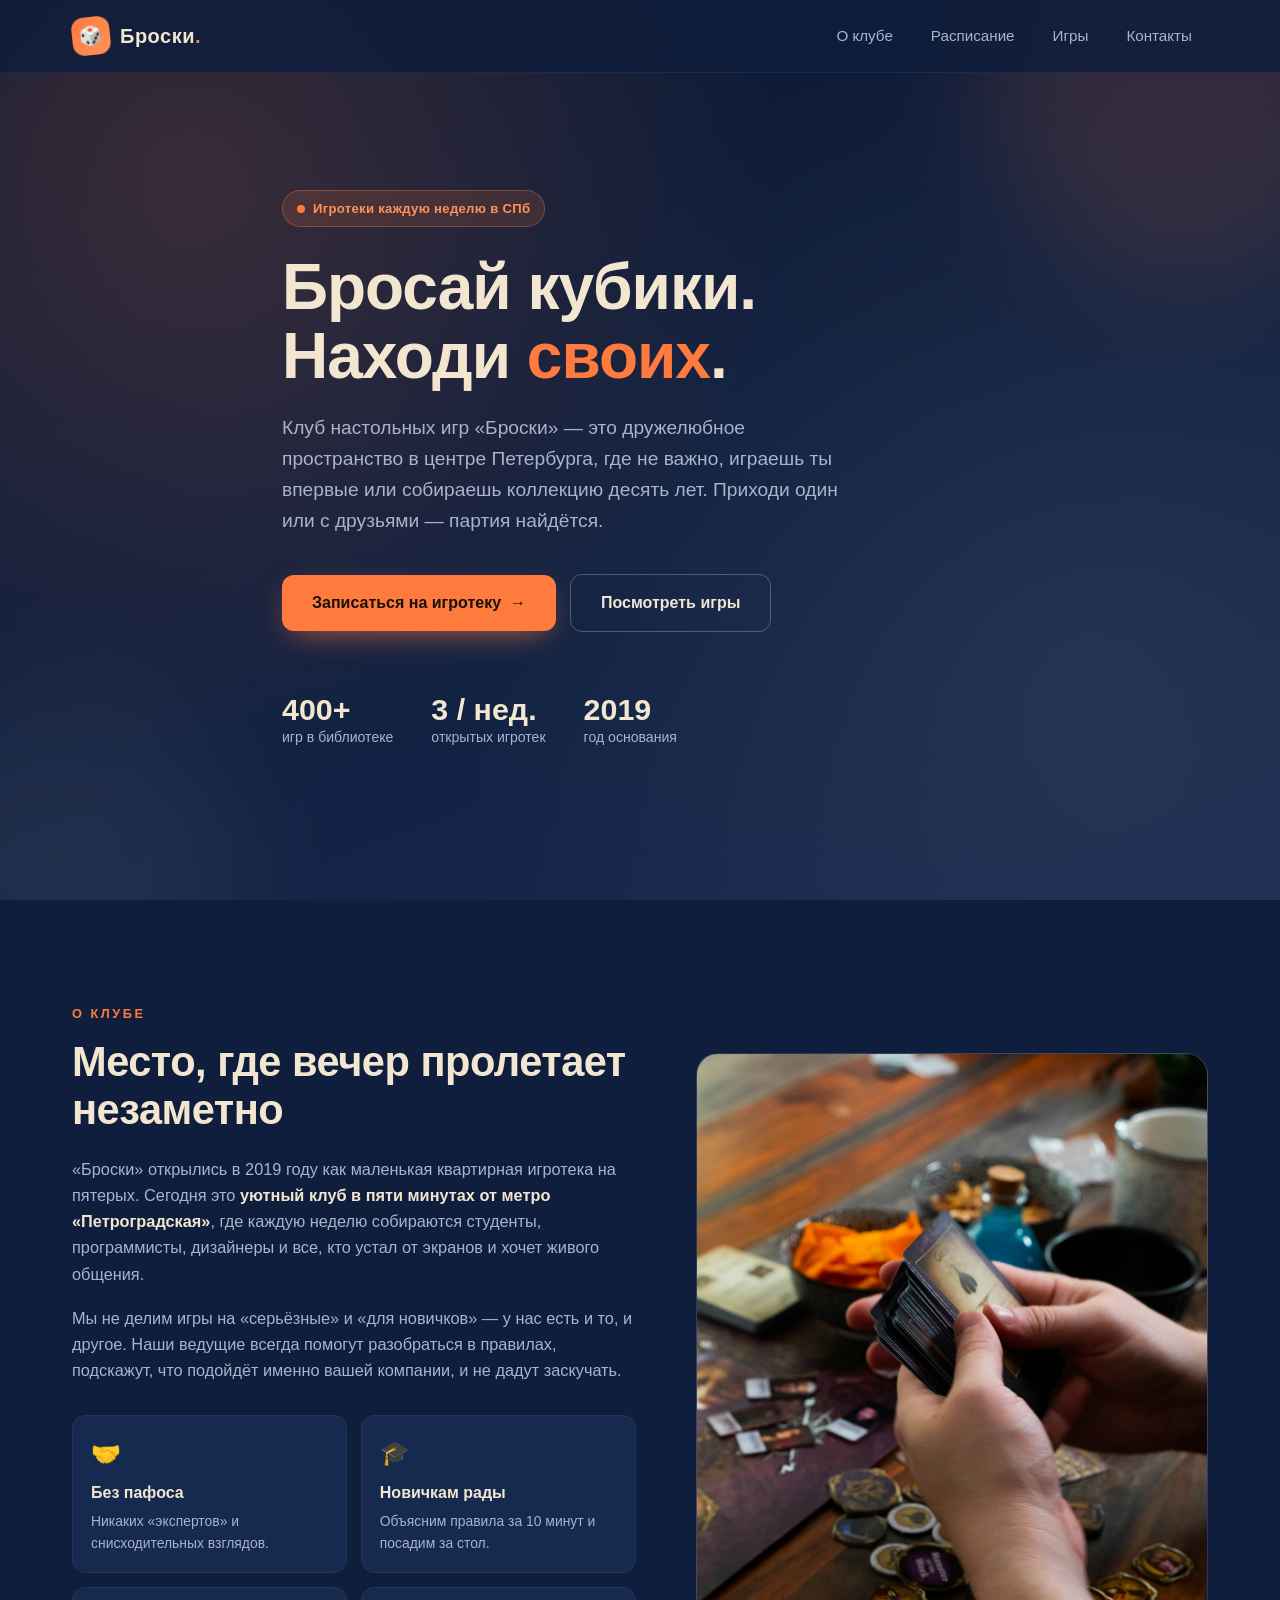
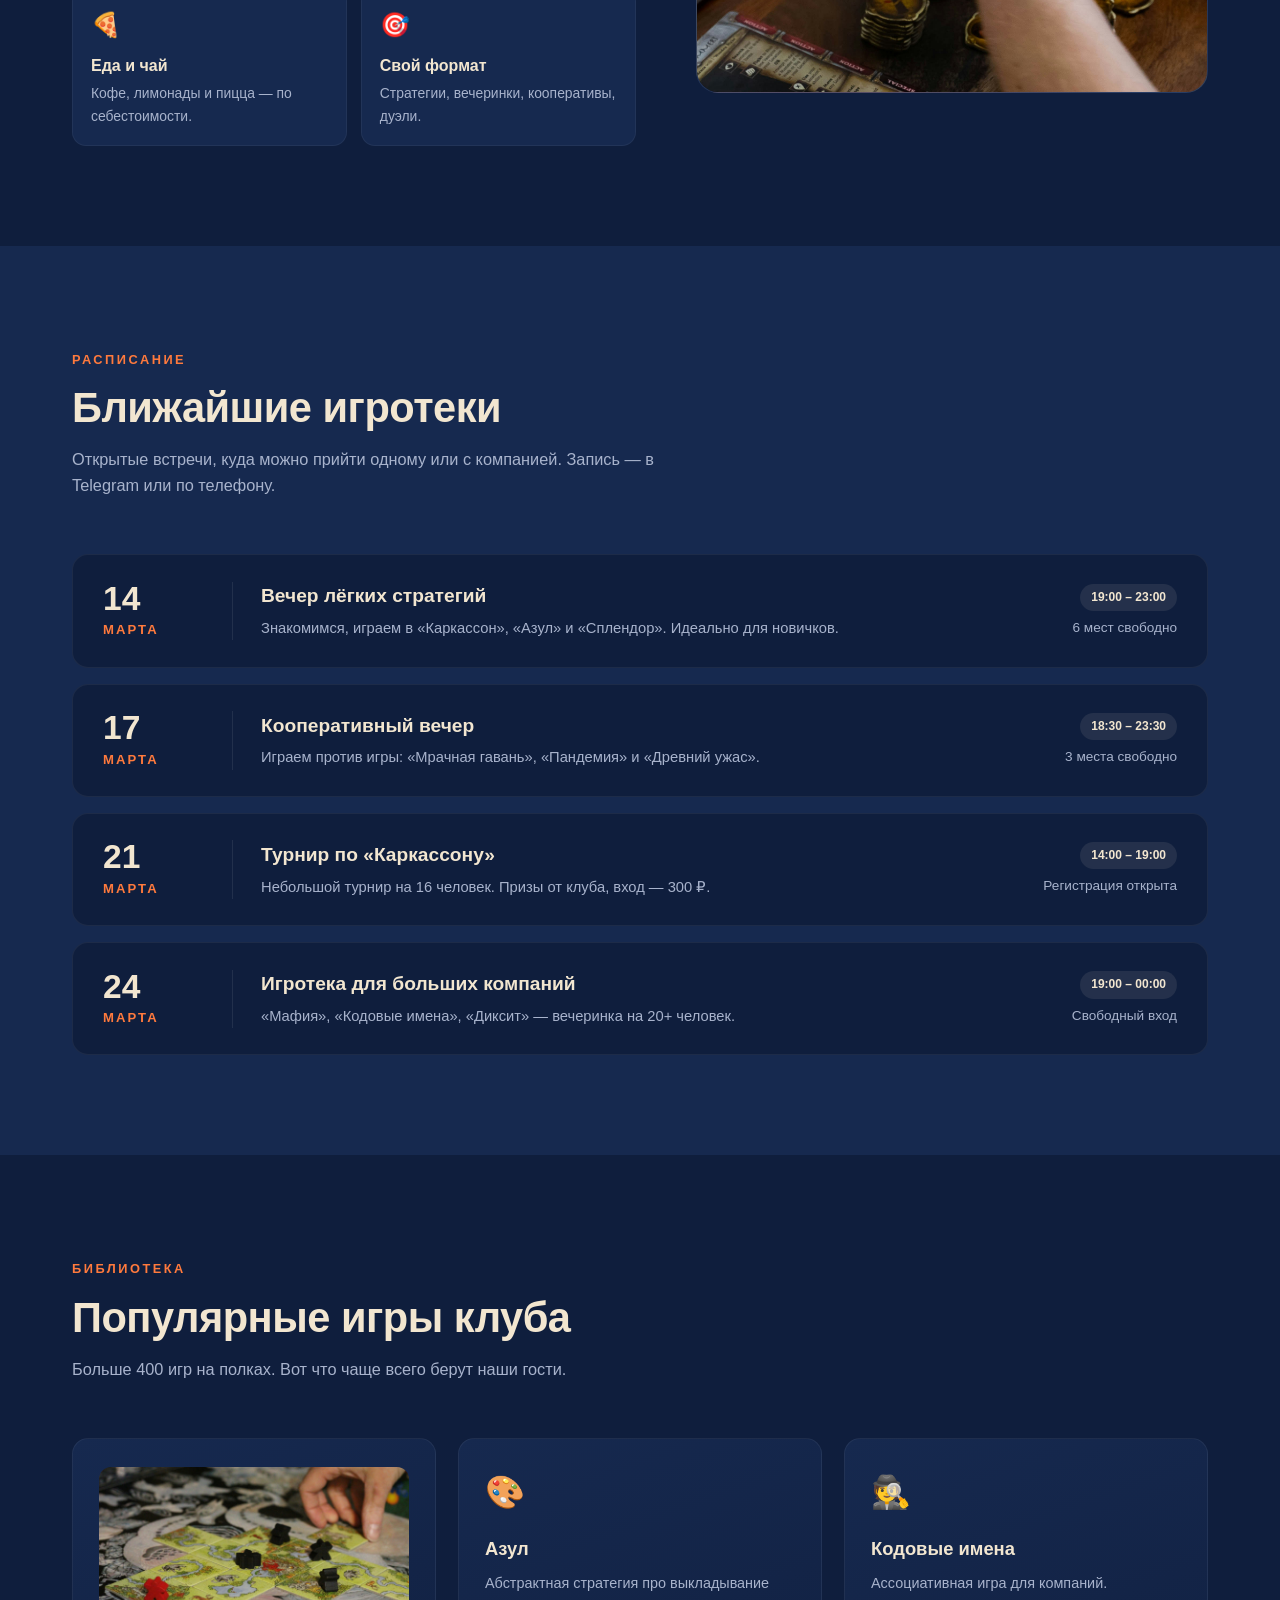
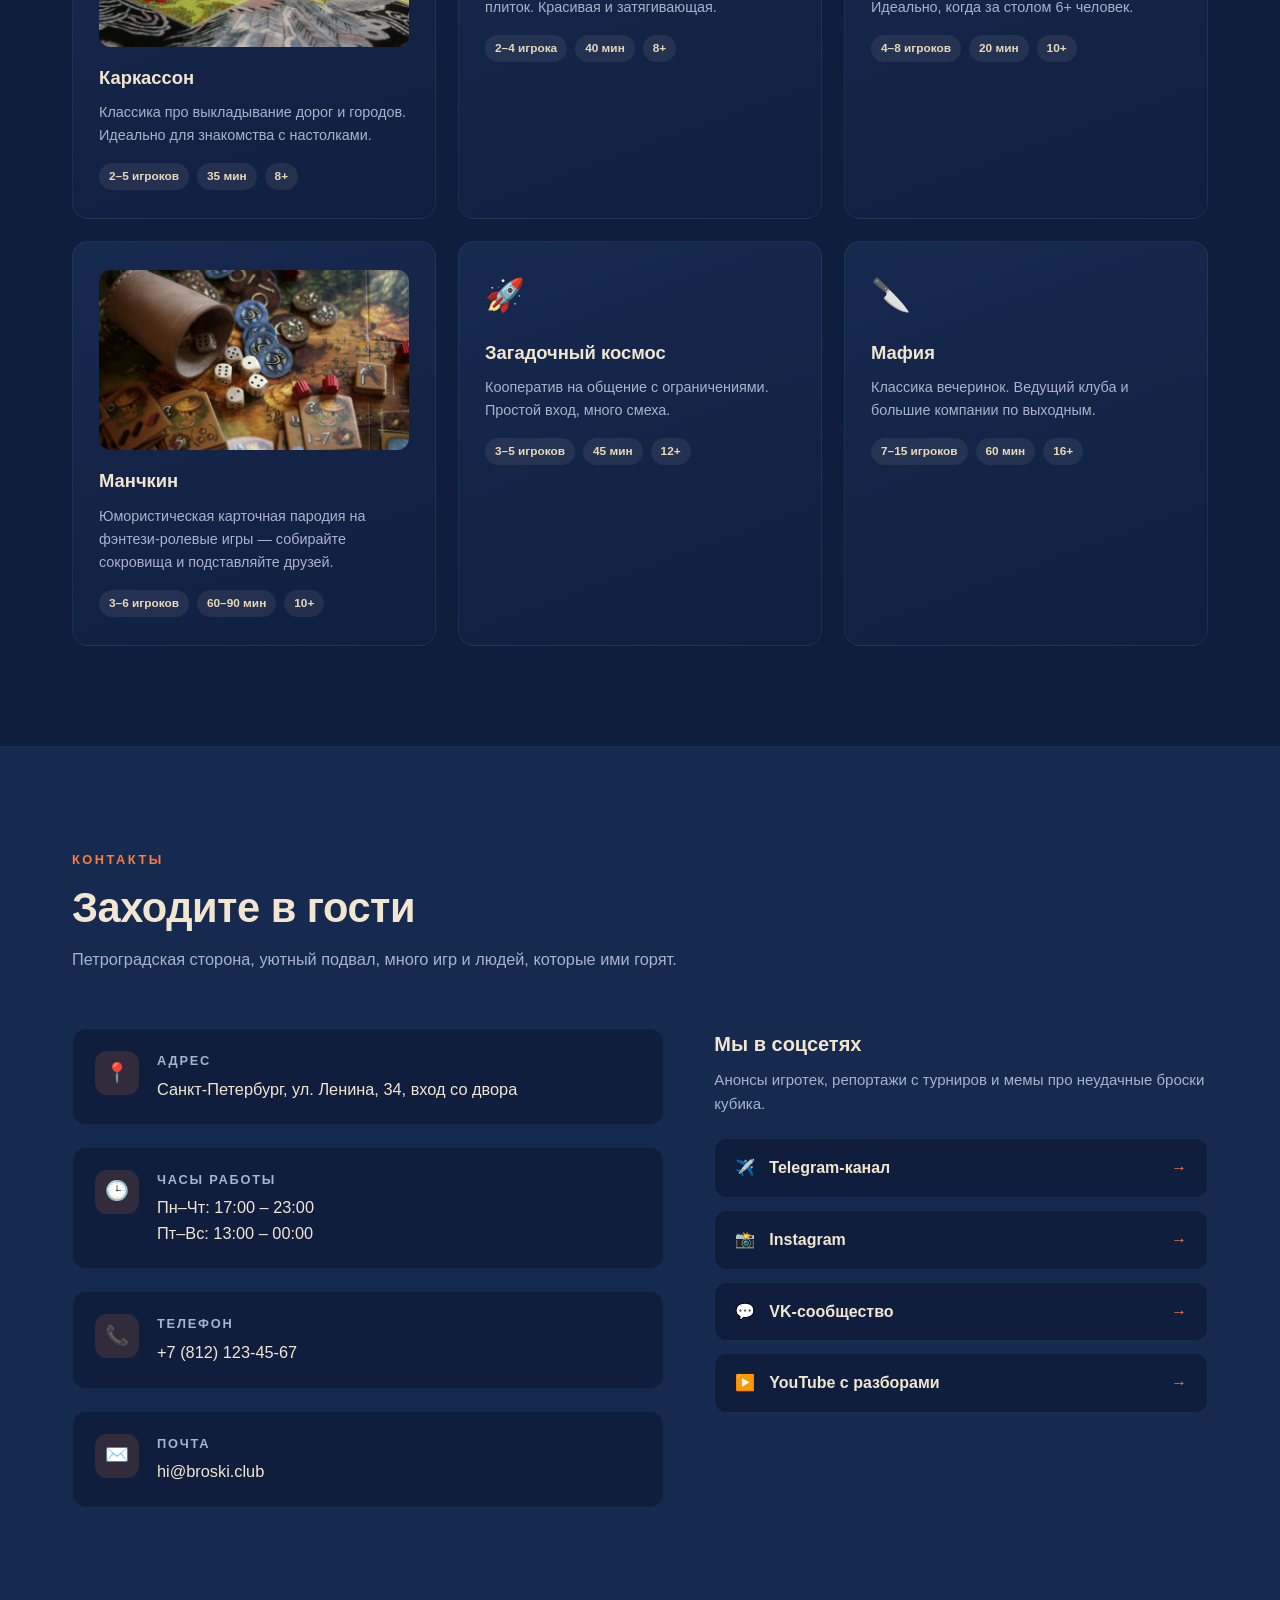
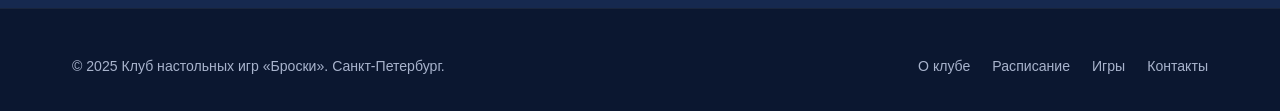
<file: index.html>
<!DOCTYPE html>
<html lang="ru">
<head>
<meta charset="UTF-8">
<meta name="viewport" content="width=device-width, initial-scale=1.0">
<title>Броски — клуб настольных игр в Санкт-Петербурге</title>
<link rel="stylesheet" href="css/style.css">
</head>
<body>

<!-- ============ HEADER ============ -->
<header class="site-header">
  <div class="container nav-wrap">
    <a href="#top" class="logo" aria-label="Броски — на главную">
      <span class="logo-mark" aria-hidden="true">🎲</span>
      <span class="logo-text">Броски<span>.</span></span>
    </a>

    <nav class="main-nav" id="mainNav" aria-label="Основная навигация" aria-hidden="false">
      <ul>
        <li><a href="#about">О клубе</a></li>
        <li><a href="#schedule">Расписание</a></li>
        <li><a href="#games">Игры</a></li>
        <li><a href="#contacts">Контакты</a></li>
      </ul>
    </nav>

    <button class="burger" id="burger" aria-label="Открыть меню" aria-expanded="false" aria-controls="mainNav">
      <span></span><span></span><span></span>
    </button>
  </div>
</header>

<main id="top">

  <!-- ============ HERO ============ -->
  <section class="hero">
    <div class="container hero-inner">
      <span class="badge">
        <span class="dot" aria-hidden="true"></span>
        Игротеки каждую неделю в СПб
      </span>

      <h1>Бросай кубики. <br>Находи <span class="accent">своих</span>.</h1>

      <p class="lead">
        Клуб настольных игр «Броски» — это дружелюбное пространство в центре Петербурга,
        где не важно, играешь ты впервые или собираешь коллекцию десять лет.
        Приходи один или с друзьями — партия найдётся.
      </p>

      <div class="hero-actions">
        <a href="#schedule" class="btn btn-primary">
          Записаться на игротеку
          <span aria-hidden="true">→</span>
        </a>
        <a href="#games" class="btn btn-ghost">Посмотреть игры</a>
      </div>

      <div class="hero-stats">
        <div class="stat">
          <b>400+</b>
          <span>игр в библиотеке</span>
        </div>
        <div class="stat">
          <b>3 / нед.</b>
          <span>открытых игротек</span>
        </div>
        <div class="stat">
          <b>2019</b>
          <span>год основания</span>
        </div>
      </div>
    </div>
  </section>

  <!-- ============ О КЛУБЕ ============ -->
  <section class="about" id="about">
    <div class="container">
      <div class="about-grid">
        <div class="about-text">
          <div class="section-head section-head--tight">
            <span class="section-tag">О клубе</span>
            <h2>Место, где вечер пролетает незаметно</h2>
          </div>

          <p>
            «Броски» открылись в 2019 году как маленькая квартирная игротека на пятерых.
            Сегодня это <strong>уютный клуб в пяти минутах от метро «Петроградская»</strong>,
            где каждую неделю собираются студенты, программисты, дизайнеры и все, кто
            устал от экранов и хочет живого общения.
          </p>
          <p>
            Мы не делим игры на «серьёзные» и «для новичков» — у нас есть и то, и другое.
            Наши ведущие всегда помогут разобраться в правилах, подскажут, что подойдёт
            именно вашей компании, и не дадут заскучать.
          </p>

          <div class="values">
            <div class="value">
              <div class="emoji" aria-hidden="true">🤝</div>
              <h3>Без пафоса</h3>
              <p>Никаких «экспертов» и снисходительных взглядов.</p>
            </div>
            <div class="value">
              <div class="emoji" aria-hidden="true">🎓</div>
              <h3>Новичкам рады</h3>
              <p>Объясним правила за 10 минут и посадим за стол.</p>
            </div>
            <div class="value">
              <div class="emoji" aria-hidden="true">🍕</div>
              <h3>Еда и чай</h3>
              <p>Кофе, лимонады и пицца — по себестоимости.</p>
            </div>
            <div class="value">
              <div class="emoji" aria-hidden="true">🎯</div>
              <h3>Свой формат</h3>
              <p>Стратегии, вечеринки, кооперативы, дуэли.</p>
            </div>
          </div>
        </div>

        <div class="about-visual" aria-hidden="true">
          <img src="pictures/1.jpg" class="about-img" alt="Клуб «Броски» в Санкт-Петербурге">
        </div>
      </div>
    </div>
  </section>

  <!-- ============ РАСПИСАНИЕ ============ -->
  <section class="schedule" id="schedule">
    <div class="container">
      <div class="section-head">
        <span class="section-tag">Расписание</span>
        <h2>Ближайшие игротеки</h2>
        <p>Открытые встречи, куда можно прийти одному или с компанией. Запись — в Telegram или по телефону.</p>
      </div>

      <div class="schedule-list">
        <article class="event">
          <div class="event-date">
            <div class="day">14</div>
            <div class="month">Марта</div>
          </div>
          <div class="event-info">
            <h3>Вечер лёгких стратегий</h3>
            <p>Знакомимся, играем в «Каркассон», «Азул» и «Сплендор». Идеально для новичков.</p>
          </div>
          <div class="event-meta">
            <span class="tag">19:00 – 23:00</span>
            <span>6 мест свободно</span>
          </div>
        </article>

        <article class="event">
          <div class="event-date">
            <div class="day">17</div>
            <div class="month">Марта</div>
          </div>
          <div class="event-info">
            <h3>Кооперативный вечер</h3>
            <p>Играем против игры: «Мрачная гавань», «Пандемия» и «Древний ужас».</p>
          </div>
          <div class="event-meta">
            <span class="tag">18:30 – 23:30</span>
            <span>3 места свободно</span>
          </div>
        </article>

        <article class="event">
          <div class="event-date">
            <div class="day">21</div>
            <div class="month">Марта</div>
          </div>
          <div class="event-info">
            <h3>Турнир по «Каркассону»</h3>
            <p>Небольшой турнир на 16 человек. Призы от клуба, вход — 300 ₽.</p>
          </div>
          <div class="event-meta">
            <span class="tag">14:00 – 19:00</span>
            <span>Регистрация открыта</span>
          </div>
        </article>

        <article class="event">
          <div class="event-date">
            <div class="day">24</div>
            <div class="month">Марта</div>
          </div>
          <div class="event-info">
            <h3>Игротека для больших компаний</h3>
            <p>«Мафия», «Кодовые имена», «Диксит» — вечеринка на 20+ человек.</p>
          </div>
          <div class="event-meta">
            <span class="tag">19:00 – 00:00</span>
            <span>Свободный вход</span>
          </div>
        </article>
      </div>
    </div>
  </section>

  <!-- ============ ИГРЫ ============ -->
  <section class="games" id="games">
    <div class="container">
      <div class="section-head">
        <span class="section-tag">Библиотека</span>
        <h2>Популярные игры клуба</h2>
        <p>Больше 400 игр на полках. Вот что чаще всего берут наши гости.</p>
      </div>

      <div class="games-grid">
        <article class="game-card">
          <img src="pictures/2.jpg" class="game-cover" alt="Каркассон">
          <h3>Каркассон</h3>
          <p>Классика про выкладывание дорог и городов. Идеально для знакомства с настолками.</p>
          <div class="meta"><span>2–5 игроков</span><span>35 мин</span><span>8+</span></div>
        </article>

        <article class="game-card">
          <span class="game-icon" aria-hidden="true">🎨</span>
          <h3>Азул</h3>
          <p>Абстрактная стратегия про выкладывание плиток. Красивая и затягивающая.</p>
          <div class="meta"><span>2–4 игрока</span><span>40 мин</span><span>8+</span></div>
        </article>

        <article class="game-card">
          <span class="game-icon" aria-hidden="true">🕵️</span>
          <h3>Кодовые имена</h3>
          <p>Ассоциативная игра для компаний. Идеально, когда за столом 6+ человек.</p>
          <div class="meta"><span>4–8 игроков</span><span>20 мин</span><span>10+</span></div>
        </article>

        <article class="game-card">
          <img src="pictures/3.jpg" class="game-cover" alt="Манчкин">
          <h3>Манчкин</h3>
          <p>Юмористическая карточная пародия на фэнтези-ролевые игры — собирайте сокровища и подставляйте друзей.</p>
          <div class="meta"><span>3–6 игроков</span><span>60–90 мин</span><span>10+</span></div>
        </article>

        <article class="game-card">
          <span class="game-icon" aria-hidden="true">🚀</span>
          <h3>Загадочный космос</h3>
          <p>Кооператив на общение с ограничениями. Простой вход, много смеха.</p>
          <div class="meta"><span>3–5 игроков</span><span>45 мин</span><span>12+</span></div>
        </article>

        <article class="game-card">
          <span class="game-icon" aria-hidden="true">🔪</span>
          <h3>Мафия</h3>
          <p>Классика вечеринок. Ведущий клуба и большие компании по выходным.</p>
          <div class="meta"><span>7–15 игроков</span><span>60 мин</span><span>16+</span></div>
        </article>
      </div>
    </div>
  </section>

  <!-- ============ КОНТАКТЫ ============ -->
  <section class="contacts" id="contacts">
    <div class="container">
      <div class="section-head">
        <span class="section-tag">Контакты</span>
        <h2>Заходите в гости</h2>
        <p>Петроградская сторона, уютный подвал, много игр и людей, которые ими горят.</p>
      </div>

      <div class="contacts-grid">
        <div class="contact-list">
          <div class="contact-item">
            <div class="contact-icon" aria-hidden="true">📍</div>
            <div>
              <h3>Адрес</h3>
              <p>Санкт-Петербург, ул. Ленина, 34, вход со двора</p>
            </div>
          </div>

          <div class="contact-item">
            <div class="contact-icon" aria-hidden="true">🕒</div>
            <div>
              <h3>Часы работы</h3>
              <p>Пн–Чт: 17:00 – 23:00<br>Пт–Вс: 13:00 – 00:00</p>
            </div>
          </div>

          <div class="contact-item">
            <div class="contact-icon" aria-hidden="true">📞</div>
            <div>
              <h3>Телефон</h3>
              <a href="tel:+78121234567">+7 (812) 123-45-67</a>
            </div>
          </div>

          <div class="contact-item">
            <div class="contact-icon" aria-hidden="true">✉️</div>
            <div>
              <h3>Почта</h3>
              <a href="mailto:hi@broski.club">hi@broski.club</a>
            </div>
          </div>
        </div>

        <div class="socials">
          <h3>Мы в соцсетях</h3>
          <p>Анонсы игротек, репортажи с турниров и мемы про неудачные броски кубика.</p>

          <div class="social-links">
            <a href="#" class="social-link">
              <span aria-hidden="true">✈️</span> Telegram-канал
              <span class="arrow" aria-hidden="true">→</span>
            </a>
            <a href="#" class="social-link">
              <span aria-hidden="true">📸</span> Instagram
              <span class="arrow" aria-hidden="true">→</span>
            </a>
            <a href="#" class="social-link">
              <span aria-hidden="true">💬</span> VK-сообщество
              <span class="arrow" aria-hidden="true">→</span>
            </a>
            <a href="#" class="social-link">
              <span aria-hidden="true">▶️</span> YouTube с разборами
              <span class="arrow" aria-hidden="true">→</span>
            </a>
          </div>
        </div>
      </div>
    </div>
  </section>

</main>

<!-- ============ FOOTER ============ -->
<footer class="site-footer">
  <div class="container footer-inner">
    <p>© 2025 Клуб настольных игр «Броски». Санкт-Петербург.</p>
    <nav class="footer-links" aria-label="Подвал">
      <a href="#about">О клубе</a>
      <a href="#schedule">Расписание</a>
      <a href="#games">Игры</a>
      <a href="#contacts">Контакты</a>
    </nav>
  </div>
</footer>

<script src="js/main.js" defer></script>

</body>
</html>
</file>
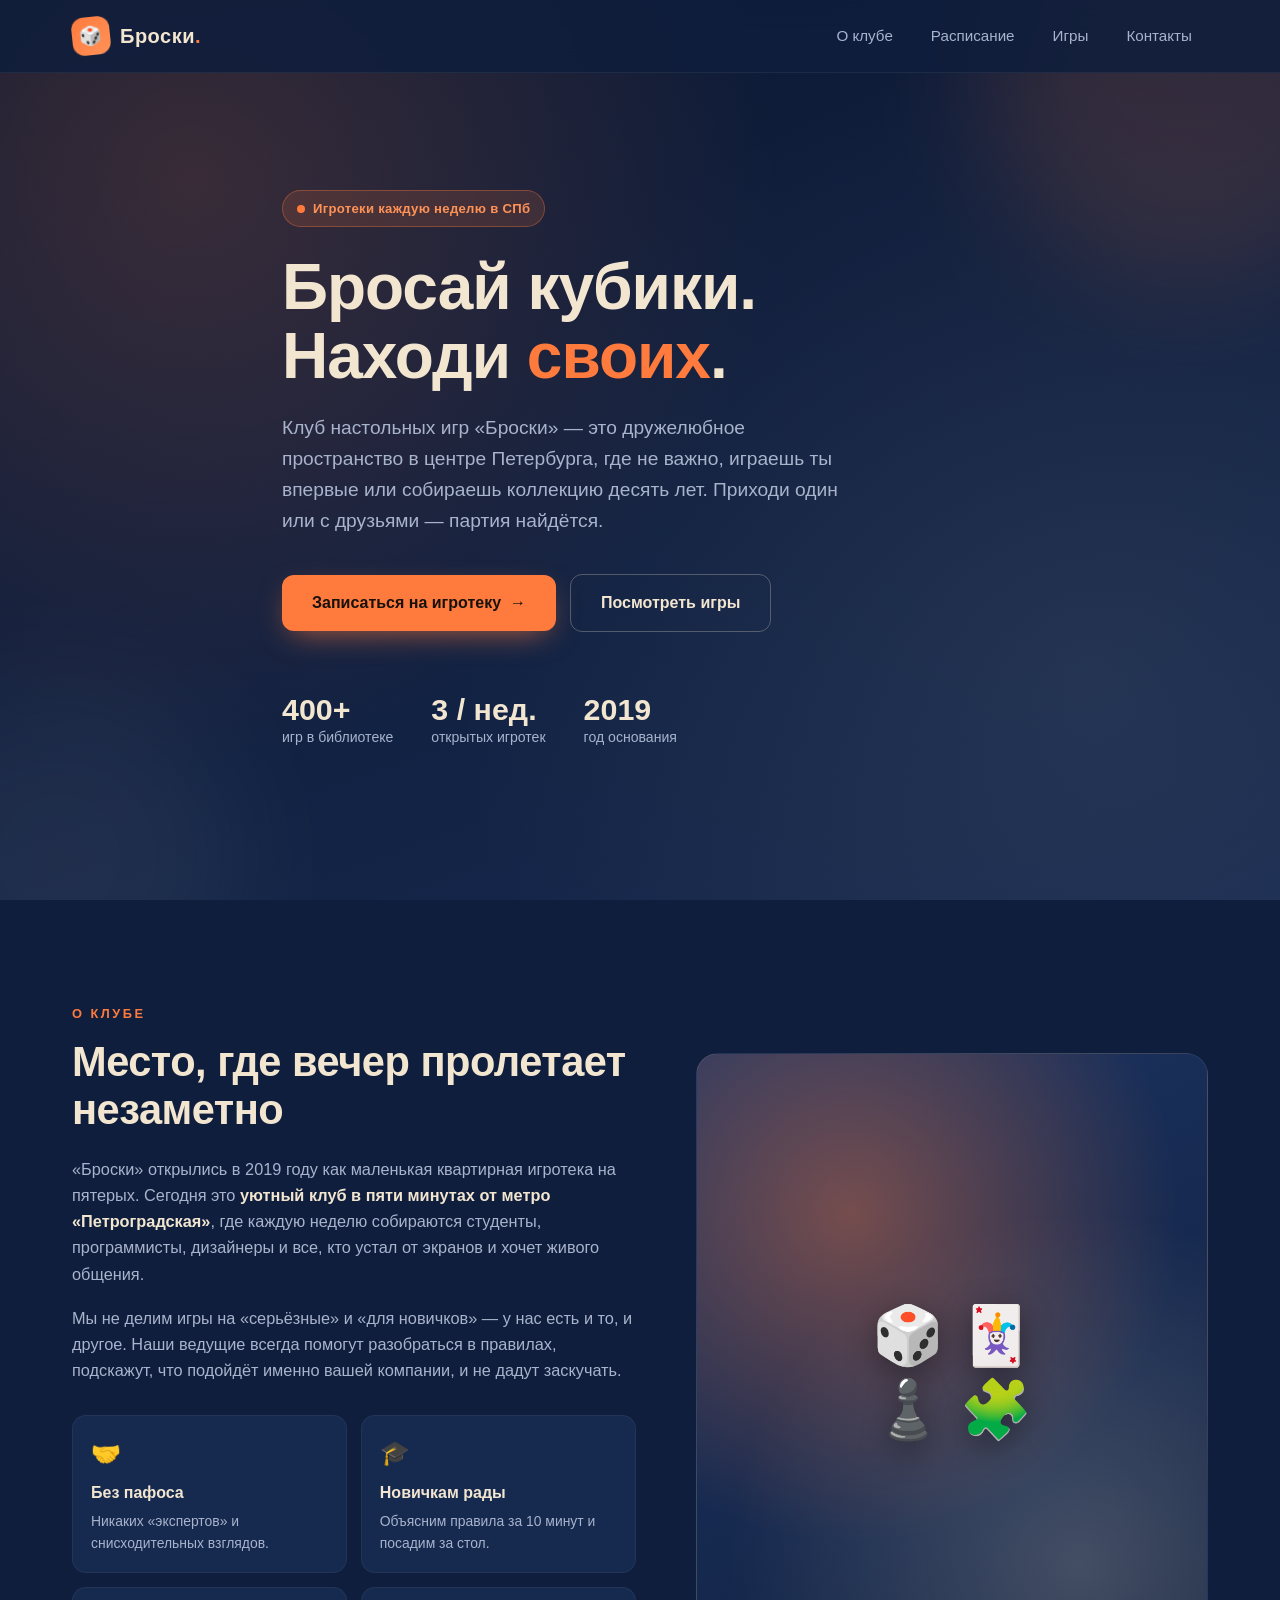
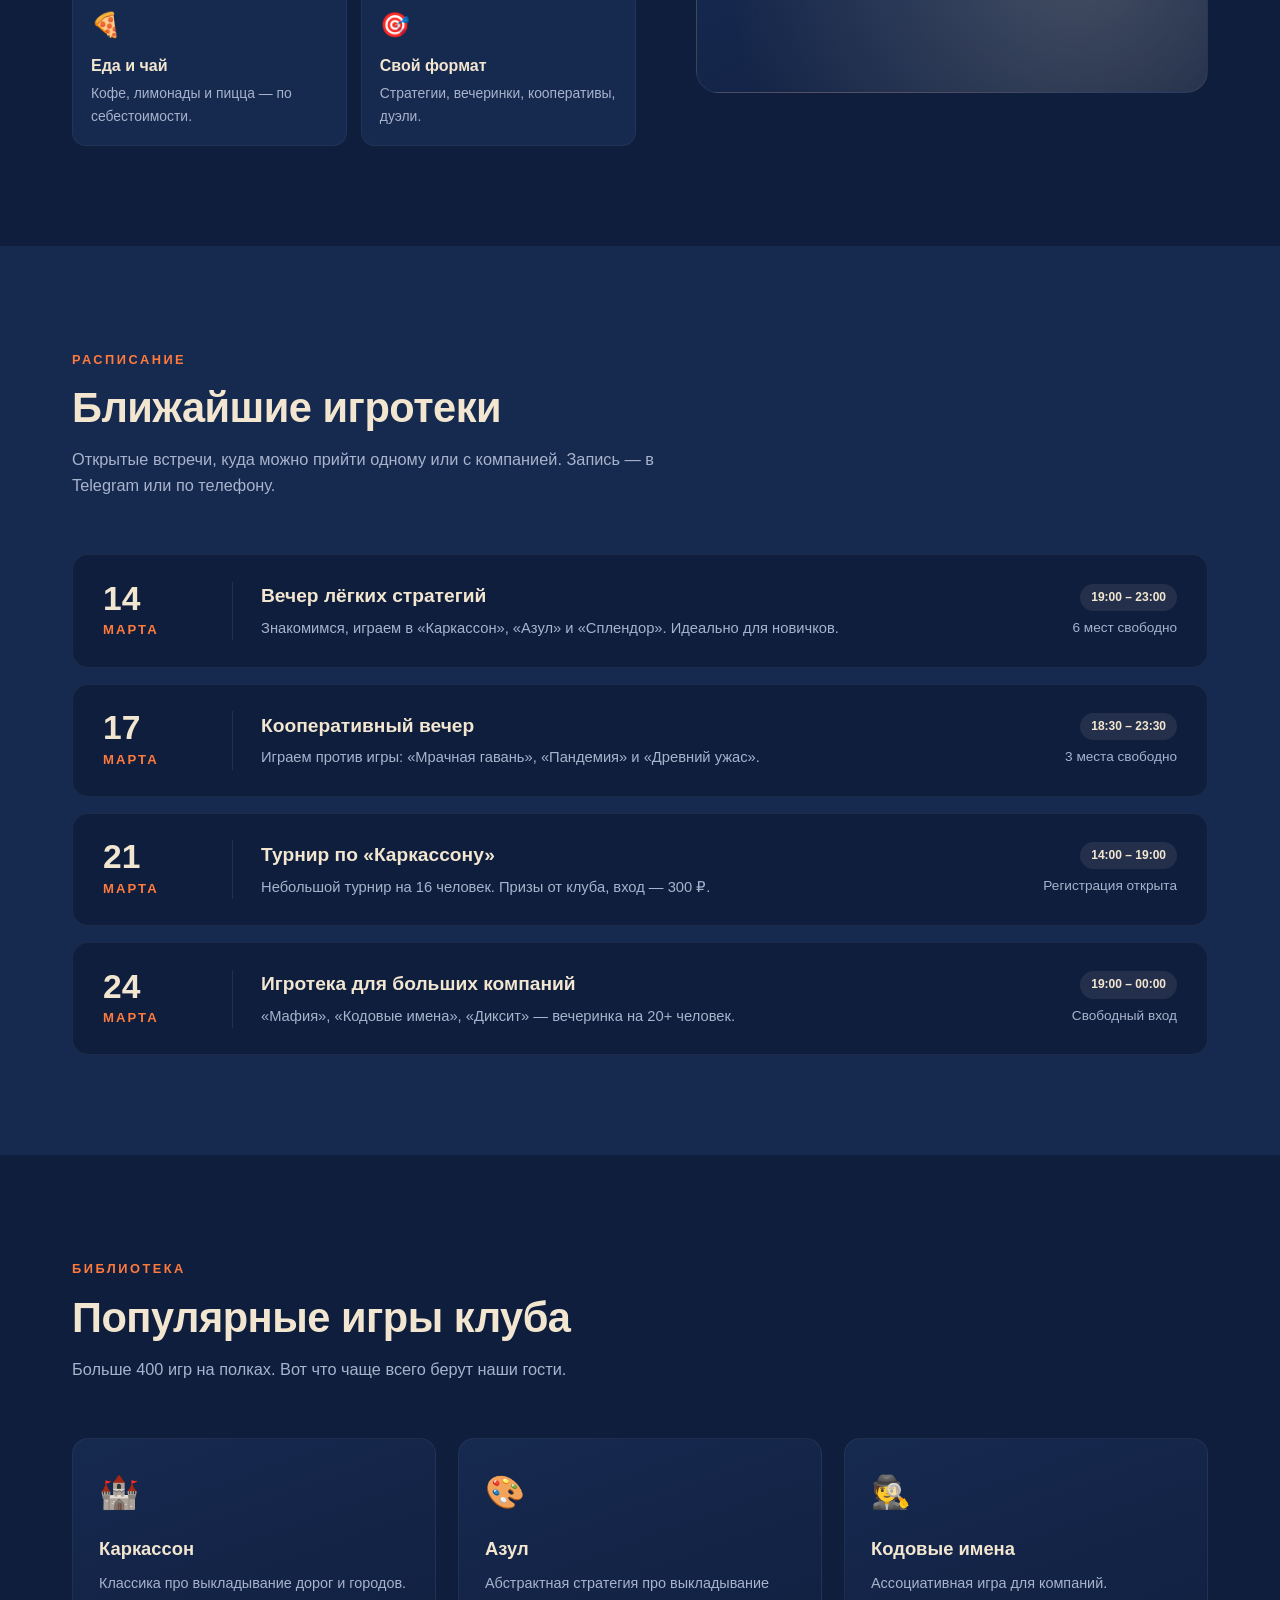
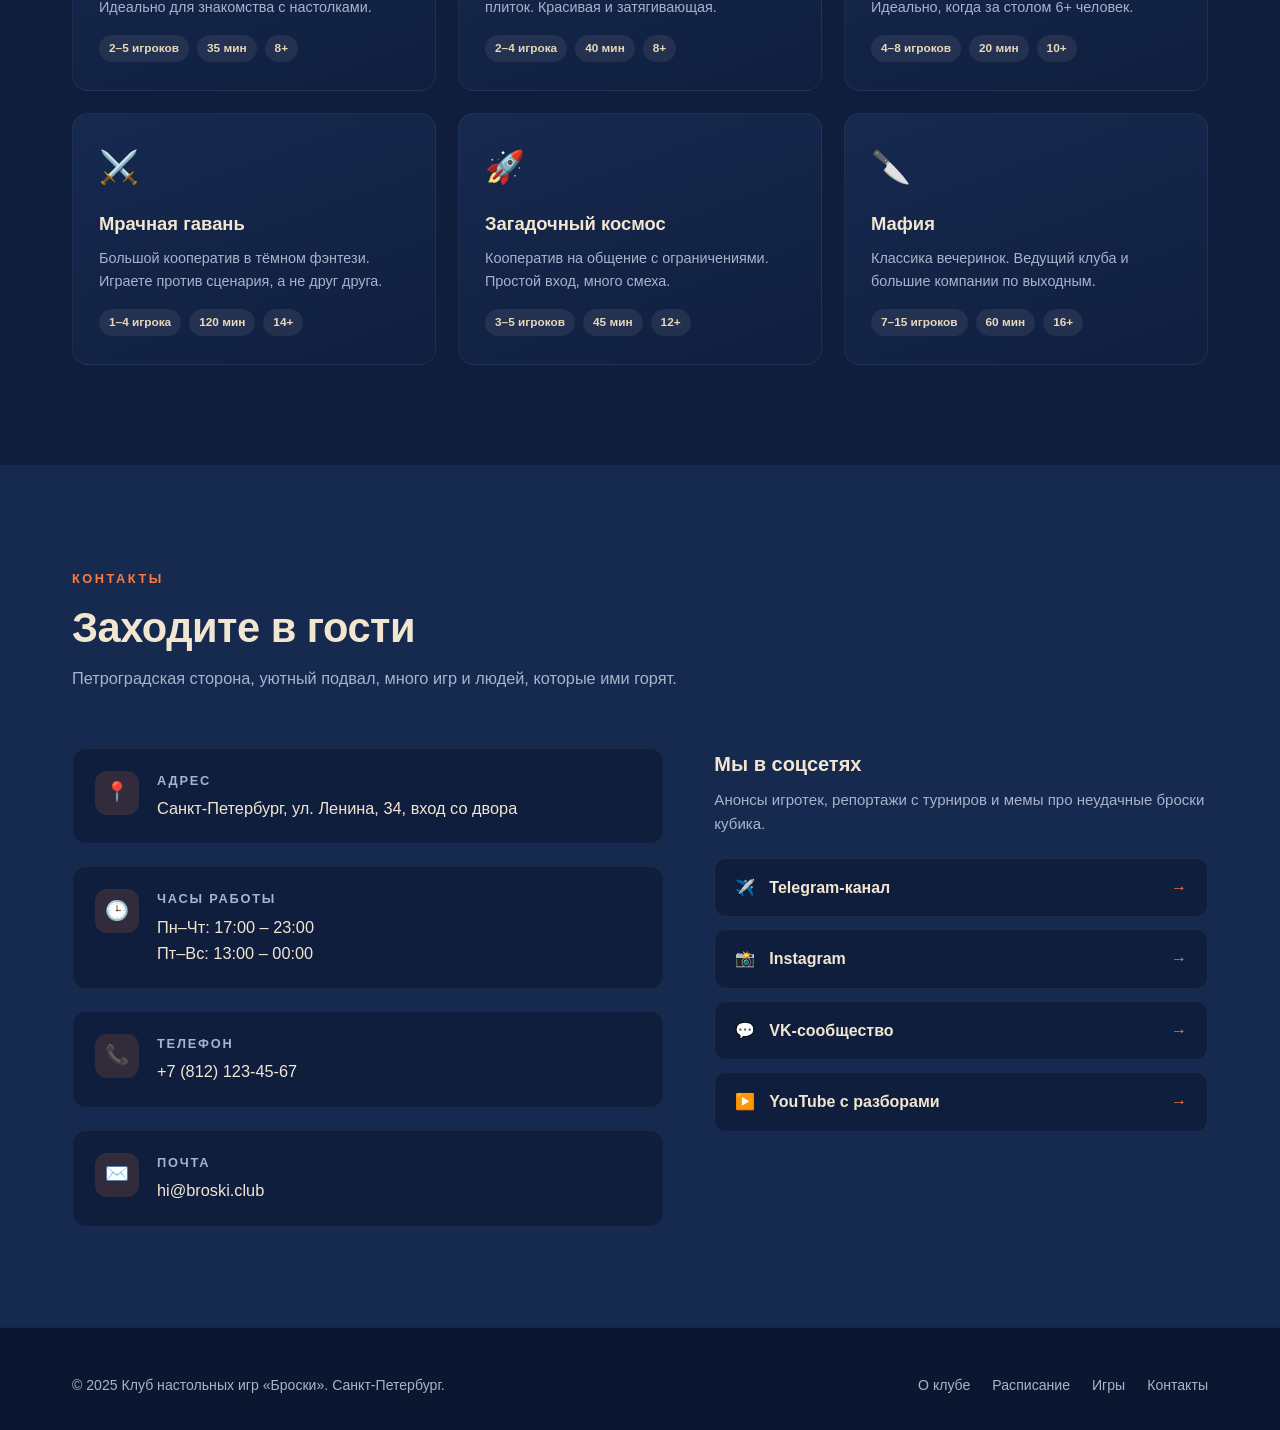
<file: laba4/Chatbot_web/index.html>
<!DOCTYPE html>
<html lang="ru">
<head>
<meta charset="UTF-8">
<meta name="viewport" content="width=device-width, initial-scale=1.0">
<title>Броски — клуб настольных игр в Санкт-Петербурге</title>
<style>
  /* ============ ПЕРЕМЕННЫЕ И БАЗА ============ */
  :root {
    --navy: #0f1e3d;
    --navy-2: #16294f;
    --navy-3: #1d3563;
    --sand: #f2e6d0;
    --sand-2: #e8d8bb;
    --orange: #ff7a3d;
    --orange-2: #ff9257;
    --text: #e8eefc;
    --text-dim: #a8b3cc;
    --radius: 16px;
    --max: 1180px;
  }

  * { box-sizing: border-box; margin: 0; padding: 0; }

  html { scroll-behavior: smooth; scroll-padding-top: 80px; }

  body {
    font-family: -apple-system, BlinkMacSystemFont, "Segoe UI", Roboto, "Helvetica Neue", Arial, sans-serif;
    background: var(--navy);
    color: var(--text);
    line-height: 1.6;
    -webkit-font-smoothing: antialiased;
    overflow-x: hidden;
  }

  img, svg { max-width: 100%; display: block; }

  a { color: inherit; text-decoration: none; }

  ul { list-style: none; }

  .container {
    width: 100%;
    max-width: var(--max);
    margin: 0 auto;
    padding: 0 22px;
  }

  /* ============ HEADER ============ */
  header.site-header {
    position: fixed;
    top: 0; left: 0; right: 0;
    z-index: 100;
    background: rgba(15, 30, 61, 0.85);
    backdrop-filter: blur(14px);
    -webkit-backdrop-filter: blur(14px);
    border-bottom: 1px solid rgba(255, 255, 255, 0.06);
  }

  .nav-wrap {
    display: flex;
    align-items: center;
    justify-content: space-between;
    height: 72px;
  }

  .logo {
    display: flex;
    align-items: center;
    gap: 10px;
    font-weight: 800;
    font-size: 1.25rem;
    letter-spacing: 0.5px;
  }

  .logo-mark {
    width: 38px; height: 38px;
    display: grid;
    place-items: center;
    border-radius: 12px;
    background: linear-gradient(135deg, var(--orange), var(--orange-2));
    color: var(--navy);
    font-size: 1.15rem;
    font-weight: 900;
    transform: rotate(-6deg);
    transition: transform .3s ease;
  }

  .logo:hover .logo-mark { transform: rotate(6deg) scale(1.05); }

  .logo-text { color: var(--sand); }
  .logo-text span { color: var(--orange); }

  nav.main-nav ul {
    display: flex;
    gap: 6px;
    align-items: center;
  }

  nav.main-nav a {
    display: inline-block;
    padding: 9px 16px;
    border-radius: 10px;
    font-size: 0.95rem;
    color: var(--text-dim);
    font-weight: 500;
    transition: color .25s, background .25s;
  }

  nav.main-nav a:hover {
    color: var(--sand);
    background: rgba(255, 255, 255, 0.06);
  }

  /* ============ HERO ============ */
  .hero {
    position: relative;
    min-height: 100vh;
    display: flex;
    align-items: center;
    padding: 120px 0 80px;
    overflow: hidden;
    background:
      radial-gradient(circle at 15% 20%, rgba(255, 122, 61, 0.18), transparent 45%),
      radial-gradient(circle at 85% 75%, rgba(242, 230, 208, 0.08), transparent 50%),
      linear-gradient(160deg, #0c1832 0%, #0f1e3d 45%, #16294f 100%);
  }

  .hero::before,
  .hero::after {
    content: "";
    position: absolute;
    border-radius: 50%;
    filter: blur(60px);
    opacity: 0.35;
    pointer-events: none;
  }
  .hero::before {
    width: 420px; height: 420px;
    background: var(--orange);
    top: -140px; right: -120px;
    opacity: 0.14;
  }
  .hero::after {
    width: 360px; height: 360px;
    background: var(--sand);
    bottom: -140px; left: -120px;
    opacity: 0.06;
  }

  .hero-inner {
    position: relative;
    z-index: 2;
    max-width: 760px;
  }

  .badge {
    display: inline-flex;
    align-items: center;
    gap: 8px;
    padding: 7px 14px;
    border-radius: 999px;
    background: rgba(255, 122, 61, 0.14);
    border: 1px solid rgba(255, 122, 61, 0.35);
    color: var(--orange-2);
    font-size: 0.82rem;
    font-weight: 600;
    letter-spacing: 0.3px;
    margin-bottom: 26px;
  }

  .badge .dot {
    width: 8px; height: 8px;
    border-radius: 50%;
    background: var(--orange);
    animation: pulse 2s infinite ease-in-out;
  }

  @keyframes pulse {
    0%, 100% { transform: scale(1); opacity: 1; }
    50% { transform: scale(1.5); opacity: 0.5; }
  }

  .hero h1 {
    font-size: clamp(2.1rem, 6vw, 4rem);
    line-height: 1.08;
    letter-spacing: -1px;
    font-weight: 800;
    color: var(--sand);
    margin-bottom: 22px;
  }

  .hero h1 .accent {
    color: var(--orange);
    position: relative;
    white-space: nowrap;
  }

  .hero p.lead {
    font-size: clamp(1rem, 2.2vw, 1.2rem);
    color: var(--text-dim);
    max-width: 560px;
    margin-bottom: 38px;
  }

  .hero-actions {
    display: flex;
    flex-wrap: wrap;
    gap: 14px;
    align-items: center;
  }

  .btn {
    display: inline-flex;
    align-items: center;
    gap: 9px;
    padding: 15px 30px;
    border-radius: 12px;
    font-weight: 700;
    font-size: 1rem;
    cursor: pointer;
    border: none;
    transition: transform .25s ease, box-shadow .25s ease, background .25s ease, color .25s ease;
    will-change: transform;
  }

  .btn-primary {
    background: var(--orange);
    color: #17110a;
    box-shadow: 0 10px 30px -10px rgba(255, 122, 61, 0.7);
  }

  .btn-primary:hover {
    background: var(--orange-2);
    transform: translateY(-3px);
    box-shadow: 0 18px 34px -12px rgba(255, 122, 61, 0.85);
  }

  .btn-primary:active { transform: translateY(-1px); }

  .btn-ghost {
    background: transparent;
    color: var(--sand);
    border: 1px solid rgba(242, 230, 208, 0.28);
  }

  .btn-ghost:hover {
    background: rgba(242, 230, 208, 0.1);
    border-color: var(--sand);
    transform: translateY(-3px);
  }

  .hero-stats {
    display: flex;
    flex-wrap: wrap;
    gap: 38px;
    margin-top: 62px;
  }

  .hero-stats .stat b {
    display: block;
    font-size: 1.9rem;
    font-weight: 800;
    color: var(--sand);
    line-height: 1;
  }

  .hero-stats .stat span {
    font-size: 0.88rem;
    color: var(--text-dim);
  }

  /* ============ ОБЩИЕ СЕКЦИИ ============ */
  section { padding: 100px 0; position: relative; }

  .section-head {
    max-width: 640px;
    margin-bottom: 56px;
  }

  .section-tag {
    display: inline-block;
    font-size: 0.8rem;
    letter-spacing: 2.5px;
    text-transform: uppercase;
    color: var(--orange);
    font-weight: 700;
    margin-bottom: 14px;
  }

  .section-head h2 {
    font-size: clamp(1.7rem, 4vw, 2.6rem);
    font-weight: 800;
    letter-spacing: -0.5px;
    color: var(--sand);
    line-height: 1.15;
    margin-bottom: 14px;
  }

  .section-head p {
    color: var(--text-dim);
    font-size: 1.02rem;
  }

  /* ============ О КЛУБЕ ============ */
  .about { background: var(--navy); }

  .about-grid {
    display: grid;
    grid-template-columns: 1.1fr 1fr;
    gap: 60px;
    align-items: center;
  }

  .about-text p {
    color: var(--text-dim);
    margin-bottom: 18px;
    font-size: 1.02rem;
  }

  .about-text p strong { color: var(--sand); font-weight: 700; }

  .values {
    display: grid;
    grid-template-columns: repeat(2, 1fr);
    gap: 14px;
    margin-top: 32px;
  }

  .value {
    padding: 18px;
    border-radius: 14px;
    background: var(--navy-2);
    border: 1px solid rgba(255, 255, 255, 0.05);
    transition: transform .3s ease, border-color .3s ease;
  }

  .value:hover {
    transform: translateY(-4px);
    border-color: rgba(255, 122, 61, 0.4);
  }

  .value .emoji { font-size: 1.5rem; margin-bottom: 8px; }
  .value h3 { font-size: 1rem; color: var(--sand); margin-bottom: 4px; }
  .value p { font-size: 0.87rem; color: var(--text-dim); margin: 0; }

  .about-visual {
    position: relative;
    aspect-ratio: 4 / 5;
    border-radius: 22px;
    background:
      radial-gradient(circle at 30% 25%, rgba(255, 122, 61, 0.4), transparent 55%),
      radial-gradient(circle at 75% 80%, rgba(242, 230, 208, 0.22), transparent 55%),
      linear-gradient(150deg, #1d3563, #0f1e3d);
    border: 1px solid rgba(255, 255, 255, 0.07);
    overflow: hidden;
    display: grid;
    place-items: center;
  }

  .about-visual .dice {
    display: grid;
    grid-template-columns: repeat(2, 1fr);
    gap: 16px;
    font-size: 3.6rem;
    line-height: 1;
  }

  .about-visual .dice span {
    display: block;
    filter: drop-shadow(0 8px 16px rgba(0, 0, 0, 0.4));
    animation: float 4s ease-in-out infinite;
  }
  .about-visual .dice span:nth-child(2) { animation-delay: .6s; }
  .about-visual .dice span:nth-child(3) { animation-delay: 1.2s; }
  .about-visual .dice span:nth-child(4) { animation-delay: 1.8s; }

  @keyframes float {
    0%, 100% { transform: translateY(0) rotate(0deg); }
    50% { transform: translateY(-12px) rotate(6deg); }
  }

  /* ============ РАСПИСАНИЕ ============ */
  .schedule { background: var(--navy-2); }

  .schedule-list {
    display: grid;
    gap: 16px;
  }

  .event {
    display: grid;
    grid-template-columns: 130px 1fr auto;
    gap: 28px;
    align-items: center;
    padding: 26px 30px;
    border-radius: var(--radius);
    background: var(--navy);
    border: 1px solid rgba(255, 255, 255, 0.06);
    transition: transform .3s ease, border-color .3s ease, background .3s ease;
    position: relative;
    overflow: hidden;
  }

  .event::before {
    content: "";
    position: absolute;
    left: 0; top: 0; bottom: 0;
    width: 4px;
    background: var(--orange);
    transform: scaleY(0);
    transform-origin: top;
    transition: transform .35s ease;
  }

  .event:hover {
    transform: translateX(6px);
    border-color: rgba(255, 122, 61, 0.35);
    background: #132445;
  }

  .event:hover::before { transform: scaleY(1); }

  .event-date {
    text-align: left;
    border-right: 1px solid rgba(255, 255, 255, 0.08);
    padding-right: 20px;
  }

  .event-date .day {
    font-size: 2.1rem;
    font-weight: 800;
    color: var(--sand);
    line-height: 1;
  }

  .event-date .month {
    font-size: 0.82rem;
    color: var(--orange);
    text-transform: uppercase;
    letter-spacing: 2px;
    font-weight: 700;
    margin-top: 4px;
  }

  .event-info h3 {
    font-size: 1.2rem;
    color: var(--sand);
    margin-bottom: 5px;
  }

  .event-info p {
    color: var(--text-dim);
    font-size: 0.92rem;
  }

  .event-meta {
    display: flex;
    flex-direction: column;
    gap: 6px;
    align-items: flex-end;
    font-size: 0.85rem;
    color: var(--text-dim);
    white-space: nowrap;
  }

  .event-meta .tag {
    padding: 4px 11px;
    border-radius: 999px;
    background: rgba(242, 230, 208, 0.09);
    color: var(--sand);
    font-size: 0.75rem;
    font-weight: 600;
  }

  /* ============ ИГРЫ ============ */
  .games { background: var(--navy); }

  .games-grid {
    display: grid;
    grid-template-columns: repeat(3, 1fr);
    gap: 22px;
  }

  .game-card {
    padding: 28px 26px;
    border-radius: var(--radius);
    background: linear-gradient(160deg, var(--navy-2), #101f3f);
    border: 1px solid rgba(255, 255, 255, 0.06);
    transition: transform .35s ease, border-color .35s ease, box-shadow .35s ease;
    position: relative;
    overflow: hidden;
  }

  .game-card::after {
    content: "";
    position: absolute;
    top: -50%; right: -50%;
    width: 200px; height: 200px;
    background: radial-gradient(circle, rgba(255, 122, 61, 0.28), transparent 65%);
    opacity: 0;
    transition: opacity .4s ease;
    pointer-events: none;
  }

  .game-card:hover {
    transform: translateY(-8px);
    border-color: rgba(255, 122, 61, 0.35);
    box-shadow: 0 24px 50px -22px rgba(0, 0, 0, 0.75);
  }

  .game-card:hover::after { opacity: 1; }

  .game-icon {
    font-size: 2rem;
    margin-bottom: 16px;
    display: inline-block;
    transition: transform .35s ease;
  }

  .game-card:hover .game-icon { transform: scale(1.15) rotate(-8deg); }

  .game-card h3 {
    font-size: 1.15rem;
    color: var(--sand);
    margin-bottom: 9px;
  }

  .game-card p {
    font-size: 0.9rem;
    color: var(--text-dim);
    margin-bottom: 16px;
  }

  .game-card .meta {
    display: flex;
    gap: 8px;
    flex-wrap: wrap;
    font-size: 0.74rem;
  }

  .game-card .meta span {
    padding: 4px 10px;
    border-radius: 999px;
    background: rgba(242, 230, 208, 0.08);
    color: var(--sand-2);
    font-weight: 600;
  }

  /* ============ КОНТАКТЫ ============ */
  .contacts {
    background: var(--navy-2);
  }

  .contacts-grid {
    display: grid;
    grid-template-columns: 1.2fr 1fr;
    gap: 50px;
  }

  .contact-list {
    display: grid;
    gap: 22px;
  }

  .contact-item {
    display: flex;
    gap: 18px;
    align-items: flex-start;
    padding: 22px;
    border-radius: 14px;
    background: var(--navy);
    border: 1px solid rgba(255, 255, 255, 0.05);
    transition: transform .3s ease, border-color .3s ease;
  }

  .contact-item:hover {
    transform: translateY(-4px);
    border-color: rgba(255, 122, 61, 0.35);
  }

  .contact-icon {
    flex-shrink: 0;
    width: 44px; height: 44px;
    border-radius: 12px;
    display: grid;
    place-items: center;
    background: rgba(255, 122, 61, 0.14);
    color: var(--orange);
    font-size: 1.2rem;
  }

  .contact-item h3 {
    font-size: 0.8rem;
    text-transform: uppercase;
    letter-spacing: 1.8px;
    color: var(--text-dim);
    margin-bottom: 4px;
    font-weight: 700;
  }

  .contact-item p, .contact-item a {
    color: var(--sand);
    font-size: 1.02rem;
    font-weight: 500;
    transition: color .25s;
  }

  .contact-item a:hover { color: var(--orange); }

  .socials h3 {
    font-size: 1.25rem;
    color: var(--sand);
    margin-bottom: 8px;
  }

  .socials > p {
    color: var(--text-dim);
    font-size: 0.94rem;
    margin-bottom: 22px;
  }

  .social-links {
    display: grid;
    gap: 12px;
  }

  .social-link {
    display: flex;
    align-items: center;
    gap: 14px;
    padding: 16px 20px;
    border-radius: 12px;
    background: var(--navy);
    border: 1px solid rgba(255, 255, 255, 0.06);
    font-weight: 600;
    color: var(--sand);
    transition: transform .25s ease, border-color .25s ease, background .25s ease;
  }

  .social-link .arrow {
    margin-left: auto;
    color: var(--orange);
    transition: transform .25s ease;
  }

  .social-link:hover {
    background: var(--navy-3);
    border-color: rgba(255, 122, 61, 0.4);
    transform: translateX(5px);
  }

  .social-link:hover .arrow { transform: translateX(4px); }

  /* ============ FOOTER ============ */
  footer.site-footer {
    background: #0b1730;
    border-top: 1px solid rgba(255, 255, 255, 0.06);
    padding: 46px 0 34px;
  }

  .footer-inner {
    display: flex;
    flex-wrap: wrap;
    gap: 26px;
    align-items: center;
    justify-content: space-between;
  }

  .footer-inner p {
    color: var(--text-dim);
    font-size: 0.88rem;
  }

  .footer-links {
    display: flex;
    gap: 22px;
    flex-wrap: wrap;
  }

  .footer-links a {
    color: var(--text-dim);
    font-size: 0.88rem;
    transition: color .25s;
  }

  .footer-links a:hover { color: var(--orange); }

  /* ============ ВИДИМЫЙ ФОКУС ДЛЯ КЛАВИАТУРЫ ============ */
  a:focus-visible,
  button:focus-visible {
    outline: 3px solid var(--orange);
    outline-offset: 3px;
  }

  .btn-primary:focus-visible {
    outline: none;
    box-shadow:
      0 0 0 3px var(--navy),
      0 0 0 6px var(--sand),
      0 10px 30px -10px rgba(255, 122, 61, 0.7);
  }

  .btn-primary:focus-visible:hover {
    box-shadow:
      0 0 0 3px var(--navy),
      0 0 0 6px var(--sand),
      0 18px 34px -12px rgba(255, 122, 61, 0.85);
  }

  /* ============ АДАПТИВ ============ */
  @media (max-width: 900px) {
    .about-grid { grid-template-columns: 1fr; gap: 40px; }
    .about-visual { aspect-ratio: 16 / 10; }
    .contacts-grid { grid-template-columns: 1fr; gap: 40px; }
    .games-grid { grid-template-columns: repeat(2, 1fr); }
    .event { grid-template-columns: 100px 1fr; }
    .event-meta {
      grid-column: 1 / -1;
      flex-direction: row;
      align-items: center;
      justify-content: flex-start;
      padding-top: 8px;
      border-top: 1px solid rgba(255,255,255,0.06);
      margin-top: 6px;
    }
  }

  @media (max-width: 720px) {
    html { scroll-padding-top: 70px; }

    .nav-wrap { height: 64px; }
    .logo { font-size: 1.1rem; }
    .logo-mark { width: 34px; height: 34px; font-size: 1rem; }

    nav.main-nav {
      position: fixed;
      top: 64px; left: 0; right: 0;
      background: rgba(15, 30, 61, 0.98);
      backdrop-filter: blur(14px);
      border-bottom: 1px solid rgba(255, 255, 255, 0.08);
      max-height: 0;
      overflow: hidden;
      visibility: hidden;
      transition: max-height .35s ease, visibility 0s linear .35s;
    }

    nav.main-nav.open {
      max-height: 320px;
      visibility: visible;
      transition: max-height .35s ease, visibility 0s;
    }

    nav.main-nav ul {
      flex-direction: column;
      align-items: stretch;
      padding: 12px 18px 20px;
      gap: 4px;
    }

    nav.main-nav a {
      padding: 13px 16px;
      font-size: 1rem;
    }

    .burger {
      display: flex;
      flex-direction: column;
      gap: 5px;
      width: 42px; height: 42px;
      align-items: center;
      justify-content: center;
      border-radius: 10px;
      background: rgba(255, 255, 255, 0.06);
      cursor: pointer;
      border: none;
      padding: 0;
    }

    .burger span {
      display: block;
      width: 20px; height: 2px;
      background: var(--sand);
      border-radius: 2px;
      transition: transform .3s ease, opacity .3s ease;
    }

    .burger.active span:nth-child(1) { transform: translateY(7px) rotate(45deg); }
    .burger.active span:nth-child(2) { opacity: 0; }
    .burger.active span:nth-child(3) { transform: translateY(-7px) rotate(-45deg); }

    .hero { padding: 100px 0 60px; min-height: auto; }
    .hero-stats { gap: 26px; margin-top: 46px; }
    .hero-stats .stat b { font-size: 1.5rem; }

    section { padding: 70px 0; }

    .games-grid { grid-template-columns: 1fr; }

    .values { grid-template-columns: 1fr; }

    .event {
      grid-template-columns: 1fr;
      gap: 14px;
      padding: 22px;
    }
    .event-date {
      border-right: none;
      border-bottom: 1px solid rgba(255,255,255,0.08);
      padding: 0 0 12px;
      display: flex;
      align-items: baseline;
      gap: 10px;
    }
    .event-date .month { margin-top: 0; }

    .btn { padding: 14px 24px; font-size: 0.95rem; width: 100%; justify-content: center; }
    .hero-actions { flex-direction: column; align-items: stretch; }

    .footer-inner { flex-direction: column; align-items: flex-start; }
  }

  @media (min-width: 721px) {
    .burger { display: none; }
  }

  @media (max-width: 420px) {
    .about-visual .dice { font-size: 2.6rem; gap: 10px; }
  }

  /* Уважение к настройкам пользователя */
  @media (prefers-reduced-motion: reduce) {
    html { scroll-behavior: auto; }
    * { animation: none !important; transition: none !important; }
  }
</style>
</head>
<body>

<!-- ============ HEADER ============ -->
<header class="site-header">
  <div class="container nav-wrap">
    <a href="#top" class="logo" aria-label="Броски — на главную">
      <span class="logo-mark" aria-hidden="true">🎲</span>
      <span class="logo-text">Броски<span>.</span></span>
    </a>

    <nav class="main-nav" id="mainNav" aria-label="Основная навигация" aria-hidden="false">
      <ul>
        <li><a href="#about">О клубе</a></li>
        <li><a href="#schedule">Расписание</a></li>
        <li><a href="#games">Игры</a></li>
        <li><a href="#contacts">Контакты</a></li>
      </ul>
    </nav>

    <button class="burger" id="burger" aria-label="Открыть меню" aria-expanded="false" aria-controls="mainNav">
      <span></span><span></span><span></span>
    </button>
  </div>
</header>

<main id="top">

  <!-- ============ HERO ============ -->
  <section class="hero">
    <div class="container hero-inner">
      <span class="badge">
        <span class="dot" aria-hidden="true"></span>
        Игротеки каждую неделю в СПб
      </span>

      <h1>Бросай кубики. <br>Находи <span class="accent">своих</span>.</h1>

      <p class="lead">
        Клуб настольных игр «Броски» — это дружелюбное пространство в центре Петербурга,
        где не важно, играешь ты впервые или собираешь коллекцию десять лет.
        Приходи один или с друзьями — партия найдётся.
      </p>

      <div class="hero-actions">
        <a href="#schedule" class="btn btn-primary">
          Записаться на игротеку
          <span aria-hidden="true">→</span>
        </a>
        <a href="#games" class="btn btn-ghost">Посмотреть игры</a>
      </div>

      <div class="hero-stats">
        <div class="stat">
          <b>400+</b>
          <span>игр в библиотеке</span>
        </div>
        <div class="stat">
          <b>3 / нед.</b>
          <span>открытых игротек</span>
        </div>
        <div class="stat">
          <b>2019</b>
          <span>год основания</span>
        </div>
      </div>
    </div>
  </section>

  <!-- ============ О КЛУБЕ ============ -->
  <section class="about" id="about">
    <div class="container">
      <div class="about-grid">
        <div class="about-text">
          <div class="section-head" style="margin-bottom: 22px;">
            <span class="section-tag">О клубе</span>
            <h2>Место, где вечер пролетает незаметно</h2>
          </div>

          <p>
            «Броски» открылись в 2019 году как маленькая квартирная игротека на пятерых.
            Сегодня это <strong>уютный клуб в пяти минутах от метро «Петроградская»</strong>,
            где каждую неделю собираются студенты, программисты, дизайнеры и все, кто
            устал от экранов и хочет живого общения.
          </p>
          <p>
            Мы не делим игры на «серьёзные» и «для новичков» — у нас есть и то, и другое.
            Наши ведущие всегда помогут разобраться в правилах, подскажут, что подойдёт
            именно вашей компании, и не дадут заскучать.
          </p>

          <div class="values">
            <div class="value">
              <div class="emoji" aria-hidden="true">🤝</div>
              <h3>Без пафоса</h3>
              <p>Никаких «экспертов» и снисходительных взглядов.</p>
            </div>
            <div class="value">
              <div class="emoji" aria-hidden="true">🎓</div>
              <h3>Новичкам рады</h3>
              <p>Объясним правила за 10 минут и посадим за стол.</p>
            </div>
            <div class="value">
              <div class="emoji" aria-hidden="true">🍕</div>
              <h3>Еда и чай</h3>
              <p>Кофе, лимонады и пицца — по себестоимости.</p>
            </div>
            <div class="value">
              <div class="emoji" aria-hidden="true">🎯</div>
              <h3>Свой формат</h3>
              <p>Стратегии, вечеринки, кооперативы, дуэли.</p>
            </div>
          </div>
        </div>

        <div class="about-visual" aria-hidden="true">
          <div class="dice">
            <span>🎲</span>
            <span>🃏</span>
            <span>♟️</span>
            <span>🧩</span>
          </div>
        </div>
      </div>
    </div>
  </section>

  <!-- ============ РАСПИСАНИЕ ============ -->
  <section class="schedule" id="schedule">
    <div class="container">
      <div class="section-head">
        <span class="section-tag">Расписание</span>
        <h2>Ближайшие игротеки</h2>
        <p>Открытые встречи, куда можно прийти одному или с компанией. Запись — в Telegram или по телефону.</p>
      </div>

      <div class="schedule-list">
        <article class="event">
          <div class="event-date">
            <div class="day">14</div>
            <div class="month">Марта</div>
          </div>
          <div class="event-info">
            <h3>Вечер лёгких стратегий</h3>
            <p>Знакомимся, играем в «Каркассон», «Азул» и «Сплендор». Идеально для новичков.</p>
          </div>
          <div class="event-meta">
            <span class="tag">19:00 – 23:00</span>
            <span>6 мест свободно</span>
          </div>
        </article>

        <article class="event">
          <div class="event-date">
            <div class="day">17</div>
            <div class="month">Марта</div>
          </div>
          <div class="event-info">
            <h3>Кооперативный вечер</h3>
            <p>Играем против игры: «Мрачная гавань», «Пандемия» и «Древний ужас».</p>
          </div>
          <div class="event-meta">
            <span class="tag">18:30 – 23:30</span>
            <span>3 места свободно</span>
          </div>
        </article>

        <article class="event">
          <div class="event-date">
            <div class="day">21</div>
            <div class="month">Марта</div>
          </div>
          <div class="event-info">
            <h3>Турнир по «Каркассону»</h3>
            <p>Небольшой турнир на 16 человек. Призы от клуба, вход — 300 ₽.</p>
          </div>
          <div class="event-meta">
            <span class="tag">14:00 – 19:00</span>
            <span>Регистрация открыта</span>
          </div>
        </article>

        <article class="event">
          <div class="event-date">
            <div class="day">24</div>
            <div class="month">Марта</div>
          </div>
          <div class="event-info">
            <h3>Игротека для больших компаний</h3>
            <p>«Мафия», «Кодовые имена», «Диксит» — вечеринка на 20+ человек.</p>
          </div>
          <div class="event-meta">
            <span class="tag">19:00 – 00:00</span>
            <span>Свободный вход</span>
          </div>
        </article>
      </div>
    </div>
  </section>

  <!-- ============ ИГРЫ ============ -->
  <section class="games" id="games">
    <div class="container">
      <div class="section-head">
        <span class="section-tag">Библиотека</span>
        <h2>Популярные игры клуба</h2>
        <p>Больше 400 игр на полках. Вот что чаще всего берут наши гости.</p>
      </div>

      <div class="games-grid">
        <article class="game-card">
          <span class="game-icon" aria-hidden="true">🏰</span>
          <h3>Каркассон</h3>
          <p>Классика про выкладывание дорог и городов. Идеально для знакомства с настолками.</p>
          <div class="meta"><span>2–5 игроков</span><span>35 мин</span><span>8+</span></div>
        </article>

        <article class="game-card">
          <span class="game-icon" aria-hidden="true">🎨</span>
          <h3>Азул</h3>
          <p>Абстрактная стратегия про выкладывание плиток. Красивая и затягивающая.</p>
          <div class="meta"><span>2–4 игрока</span><span>40 мин</span><span>8+</span></div>
        </article>

        <article class="game-card">
          <span class="game-icon" aria-hidden="true">🕵️</span>
          <h3>Кодовые имена</h3>
          <p>Ассоциативная игра для компаний. Идеально, когда за столом 6+ человек.</p>
          <div class="meta"><span>4–8 игроков</span><span>20 мин</span><span>10+</span></div>
        </article>

        <article class="game-card">
          <span class="game-icon" aria-hidden="true">⚔️</span>
          <h3>Мрачная гавань</h3>
          <p>Большой кооператив в тёмном фэнтези. Играете против сценария, а не друг друга.</p>
          <div class="meta"><span>1–4 игрока</span><span>120 мин</span><span>14+</span></div>
        </article>

        <article class="game-card">
          <span class="game-icon" aria-hidden="true">🚀</span>
          <h3>Загадочный космос</h3>
          <p>Кооператив на общение с ограничениями. Простой вход, много смеха.</p>
          <div class="meta"><span>3–5 игроков</span><span>45 мин</span><span>12+</span></div>
        </article>

        <article class="game-card">
          <span class="game-icon" aria-hidden="true">🔪</span>
          <h3>Мафия</h3>
          <p>Классика вечеринок. Ведущий клуба и большие компании по выходным.</p>
          <div class="meta"><span>7–15 игроков</span><span>60 мин</span><span>16+</span></div>
        </article>
      </div>
    </div>
  </section>

  <!-- ============ КОНТАКТЫ ============ -->
  <section class="contacts" id="contacts">
    <div class="container">
      <div class="section-head">
        <span class="section-tag">Контакты</span>
        <h2>Заходите в гости</h2>
        <p>Петроградская сторона, уютный подвал, много игр и людей, которые ими горят.</p>
      </div>

      <div class="contacts-grid">
        <div class="contact-list">
          <div class="contact-item">
            <div class="contact-icon" aria-hidden="true">📍</div>
            <div>
              <h3>Адрес</h3>
              <p>Санкт-Петербург, ул. Ленина, 34, вход со двора</p>
            </div>
          </div>

          <div class="contact-item">
            <div class="contact-icon" aria-hidden="true">🕒</div>
            <div>
              <h3>Часы работы</h3>
              <p>Пн–Чт: 17:00 – 23:00<br>Пт–Вс: 13:00 – 00:00</p>
            </div>
          </div>

          <div class="contact-item">
            <div class="contact-icon" aria-hidden="true">📞</div>
            <div>
              <h3>Телефон</h3>
              <a href="tel:+78121234567">+7 (812) 123-45-67</a>
            </div>
          </div>

          <div class="contact-item">
            <div class="contact-icon" aria-hidden="true">✉️</div>
            <div>
              <h3>Почта</h3>
              <a href="mailto:hi@broski.club">hi@broski.club</a>
            </div>
          </div>
        </div>

        <div class="socials">
          <h3>Мы в соцсетях</h3>
          <p>Анонсы игротек, репортажи с турниров и мемы про неудачные броски кубика.</p>

          <div class="social-links">
            <a href="#" class="social-link">
              <span aria-hidden="true">✈️</span> Telegram-канал
              <span class="arrow" aria-hidden="true">→</span>
            </a>
            <a href="#" class="social-link">
              <span aria-hidden="true">📸</span> Instagram
              <span class="arrow" aria-hidden="true">→</span>
            </a>
            <a href="#" class="social-link">
              <span aria-hidden="true">💬</span> VK-сообщество
              <span class="arrow" aria-hidden="true">→</span>
            </a>
            <a href="#" class="social-link">
              <span aria-hidden="true">▶️</span> YouTube с разборами
              <span class="arrow" aria-hidden="true">→</span>
            </a>
          </div>
        </div>
      </div>
    </div>
  </section>

</main>

<!-- ============ FOOTER ============ -->
<footer class="site-footer">
  <div class="container footer-inner">
    <p>© 2025 Клуб настольных игр «Броски». Санкт-Петербург.</p>
    <nav class="footer-links" aria-label="Подвал">
      <a href="#about">О клубе</a>
      <a href="#schedule">Расписание</a>
      <a href="#games">Игры</a>
      <a href="#contacts">Контакты</a>
    </nav>
  </div>
</footer>

<script>
  // Мобильное меню
  const burger = document.getElementById('burger');
  const nav = document.getElementById('mainNav');

  // Следим за мобильной шириной, чтобы синхронизировать состояние меню
  const mobileQuery = window.matchMedia('(max-width: 720px)');

  function syncMenuState() {
    const isMobile = mobileQuery.matches;
    const isOpen = nav.classList.contains('open');

    // Закрытое мобильное меню скрываем от скринридеров
    // (визуально и из фокуса его исключает CSS через visibility)
    nav.setAttribute('aria-hidden', String(isMobile && !isOpen));

    // На десктопе меню видно всегда — сбрасываем «открытое» состояние
    if (!isMobile && isOpen) {
      nav.classList.remove('open');
      burger.classList.remove('active');
      burger.setAttribute('aria-expanded', 'false');
      burger.setAttribute('aria-label', 'Открыть меню');
    }
  }

  burger.addEventListener('click', () => {
    const isOpen = nav.classList.toggle('open');
    burger.classList.toggle('active', isOpen);
    burger.setAttribute('aria-expanded', isOpen ? 'true' : 'false');
    burger.setAttribute('aria-label', isOpen ? 'Закрыть меню' : 'Открыть меню');
    syncMenuState();
  });

  // Закрывать меню при клике по ссылке
  nav.querySelectorAll('a').forEach(link => {
    link.addEventListener('click', () => {
      nav.classList.remove('open');
      burger.classList.remove('active');
      burger.setAttribute('aria-expanded', 'false');
      burger.setAttribute('aria-label', 'Открыть меню');
      syncMenuState();
    });
  });

  // Инициализация и реакция на изменение ширины окна
  syncMenuState();
  mobileQuery.addEventListener('change', syncMenuState);
</script>

</body>
</html>
</file>
<file: css/style.css>
/* ============ ПЕРЕМЕННЫЕ И БАЗА ============ */
  :root {
    --navy: #0f1e3d;
    --navy-2: #16294f;
    --navy-3: #1d3563;
    --sand: #f2e6d0;
    --sand-2: #e8d8bb;
    --orange: #ff7a3d;
    --orange-2: #ff9257;
    --text: #e8eefc;
    --text-dim: #a8b3cc;
    --radius: 16px;
    --max: 1180px;
  }

  * { box-sizing: border-box; margin: 0; padding: 0; }

  html { scroll-behavior: smooth; scroll-padding-top: 80px; }

  body {
    font-family: -apple-system, BlinkMacSystemFont, "Segoe UI", Roboto, "Helvetica Neue", Arial, sans-serif;
    background: var(--navy);
    color: var(--text);
    line-height: 1.6;
    -webkit-font-smoothing: antialiased;
    overflow-x: hidden;
  }

  img, svg { max-width: 100%; display: block; }

  a { color: inherit; text-decoration: none; }

  ul { list-style: none; }

  .container {
    width: 100%;
    max-width: var(--max);
    margin: 0 auto;
    padding: 0 22px;
  }

  /* ============ HEADER ============ */
  header.site-header {
    position: fixed;
    top: 0; left: 0; right: 0;
    z-index: 100;
    background: rgba(15, 30, 61, 0.85);
    backdrop-filter: blur(14px);
    -webkit-backdrop-filter: blur(14px);
    border-bottom: 1px solid rgba(255, 255, 255, 0.06);
  }

  .nav-wrap {
    display: flex;
    align-items: center;
    justify-content: space-between;
    height: 72px;
  }

  .logo {
    display: flex;
    align-items: center;
    gap: 10px;
    font-weight: 800;
    font-size: 1.25rem;
    letter-spacing: 0.5px;
  }

  .logo-mark {
    width: 38px; height: 38px;
    display: grid;
    place-items: center;
    border-radius: 12px;
    background: linear-gradient(135deg, var(--orange), var(--orange-2));
    color: var(--navy);
    font-size: 1.15rem;
    font-weight: 900;
    transform: rotate(-6deg);
    transition: transform .3s ease;
  }

  .logo:hover .logo-mark { transform: rotate(6deg) scale(1.05); }

  .logo-text { color: var(--sand); }
  .logo-text span { color: var(--orange); }

  nav.main-nav ul {
    display: flex;
    gap: 6px;
    align-items: center;
  }

  nav.main-nav a {
    display: inline-block;
    padding: 9px 16px;
    border-radius: 10px;
    font-size: 0.95rem;
    color: var(--text-dim);
    font-weight: 500;
    transition: color .25s, background .25s;
  }

  nav.main-nav a:hover {
    color: var(--sand);
    background: rgba(255, 255, 255, 0.06);
  }

  /* ============ HERO ============ */
  .hero {
    position: relative;
    min-height: 100vh;
    display: flex;
    align-items: center;
    padding: 120px 0 80px;
    overflow: hidden;
    background:
      radial-gradient(circle at 15% 20%, rgba(255, 122, 61, 0.18), transparent 45%),
      radial-gradient(circle at 85% 75%, rgba(242, 230, 208, 0.08), transparent 50%),
      linear-gradient(160deg, #0c1832 0%, #0f1e3d 45%, #16294f 100%);
  }

  .hero::before,
  .hero::after {
    content: "";
    position: absolute;
    border-radius: 50%;
    filter: blur(60px);
    opacity: 0.35;
    pointer-events: none;
  }
  .hero::before {
    width: 420px; height: 420px;
    background: var(--orange);
    top: -140px; right: -120px;
    opacity: 0.14;
  }
  .hero::after {
    width: 360px; height: 360px;
    background: var(--sand);
    bottom: -140px; left: -120px;
    opacity: 0.06;
  }

  .hero-inner {
    position: relative;
    z-index: 2;
    max-width: 760px;
  }

  .badge {
    display: inline-flex;
    align-items: center;
    gap: 8px;
    padding: 7px 14px;
    border-radius: 999px;
    background: rgba(255, 122, 61, 0.14);
    border: 1px solid rgba(255, 122, 61, 0.35);
    color: var(--orange-2);
    font-size: 0.82rem;
    font-weight: 600;
    letter-spacing: 0.3px;
    margin-bottom: 26px;
  }

  .badge .dot {
    width: 8px; height: 8px;
    border-radius: 50%;
    background: var(--orange);
    animation: pulse 2s infinite ease-in-out;
  }

  @keyframes pulse {
    0%, 100% { transform: scale(1); opacity: 1; }
    50% { transform: scale(1.5); opacity: 0.5; }
  }

  .hero h1 {
    font-size: clamp(2.1rem, 6vw, 4rem);
    line-height: 1.08;
    letter-spacing: -1px;
    font-weight: 800;
    color: var(--sand);
    margin-bottom: 22px;
  }

  .hero h1 .accent {
    color: var(--orange);
    position: relative;
    white-space: nowrap;
  }

  .hero p.lead {
    font-size: clamp(1rem, 2.2vw, 1.2rem);
    color: var(--text-dim);
    max-width: 560px;
    margin-bottom: 38px;
  }

  .hero-actions {
    display: flex;
    flex-wrap: wrap;
    gap: 14px;
    align-items: center;
  }

  .btn {
    display: inline-flex;
    align-items: center;
    gap: 9px;
    padding: 15px 30px;
    border-radius: 12px;
    font-weight: 700;
    font-size: 1rem;
    cursor: pointer;
    border: none;
    transition: transform .25s ease, box-shadow .25s ease, background .25s ease, color .25s ease;
    will-change: transform;
  }

  .btn-primary {
    background: var(--orange);
    color: #17110a;
    box-shadow: 0 10px 30px -10px rgba(255, 122, 61, 0.7);
  }

  .btn-primary:hover {
    background: var(--orange-2);
    transform: translateY(-3px);
    box-shadow: 0 18px 34px -12px rgba(255, 122, 61, 0.85);
  }

  .btn-primary:active { transform: translateY(-1px); }

  .btn-ghost {
    background: transparent;
    color: var(--sand);
    border: 1px solid rgba(242, 230, 208, 0.28);
  }

  .btn-ghost:hover {
    background: rgba(242, 230, 208, 0.1);
    border-color: var(--sand);
    transform: translateY(-3px);
  }

  .hero-stats {
    display: flex;
    flex-wrap: wrap;
    gap: 38px;
    margin-top: 62px;
  }

  .hero-stats .stat b {
    display: block;
    font-size: 1.9rem;
    font-weight: 800;
    color: var(--sand);
    line-height: 1;
  }

  .hero-stats .stat span {
    font-size: 0.88rem;
    color: var(--text-dim);
  }

  /* ============ ОБЩИЕ СЕКЦИИ ============ */
  section { padding: 100px 0; position: relative; }

  .section-head {
    max-width: 640px;
    margin-bottom: 56px;
  }

  .section-tag {
    display: inline-block;
    font-size: 0.8rem;
    letter-spacing: 2.5px;
    text-transform: uppercase;
    color: var(--orange);
    font-weight: 700;
    margin-bottom: 14px;
  }

  .section-head h2 {
    font-size: clamp(1.7rem, 4vw, 2.6rem);
    font-weight: 800;
    letter-spacing: -0.5px;
    color: var(--sand);
    line-height: 1.15;
    margin-bottom: 14px;
  }

  .section-head p {
    color: var(--text-dim);
    font-size: 1.02rem;
  }

  /* ============ О КЛУБЕ ============ */
  .about { background: var(--navy); }

  .about-grid {
    display: grid;
    grid-template-columns: 1.1fr 1fr;
    gap: 60px;
    align-items: center;
  }

  .about-text p {
    color: var(--text-dim);
    margin-bottom: 18px;
    font-size: 1.02rem;
  }

  .about-text p strong { color: var(--sand); font-weight: 700; }

  .values {
    display: grid;
    grid-template-columns: repeat(2, 1fr);
    gap: 14px;
    margin-top: 32px;
  }

  .value {
    padding: 18px;
    border-radius: 14px;
    background: var(--navy-2);
    border: 1px solid rgba(255, 255, 255, 0.05);
    transition: transform .3s ease, border-color .3s ease;
  }

  .value:hover {
    transform: translateY(-4px);
    border-color: rgba(255, 122, 61, 0.4);
  }

  .value .emoji { font-size: 1.5rem; margin-bottom: 8px; }
  .value h3 { font-size: 1rem; color: var(--sand); margin-bottom: 4px; }
  .value p { font-size: 0.87rem; color: var(--text-dim); margin: 0; }

  .about-visual {
    position: relative;
    aspect-ratio: 4 / 5;
    border-radius: 22px;
    background:
      radial-gradient(circle at 30% 25%, rgba(255, 122, 61, 0.4), transparent 55%),
      radial-gradient(circle at 75% 80%, rgba(242, 230, 208, 0.22), transparent 55%),
      linear-gradient(150deg, #1d3563, #0f1e3d);
    border: 1px solid rgba(255, 255, 255, 0.07);
    overflow: hidden;
    display: grid;
    place-items: center;
  }

  .about-visual .dice {
    display: grid;
    grid-template-columns: repeat(2, 1fr);
    gap: 16px;
    font-size: 3.6rem;
    line-height: 1;
  }

  .about-visual .dice span {
    display: block;
    filter: drop-shadow(0 8px 16px rgba(0, 0, 0, 0.4));
    animation: float 4s ease-in-out infinite;
  }
  .about-visual .dice span:nth-child(2) { animation-delay: .6s; }
  .about-visual .dice span:nth-child(3) { animation-delay: 1.2s; }
  .about-visual .dice span:nth-child(4) { animation-delay: 1.8s; }

  @keyframes float {
    0%, 100% { transform: translateY(0) rotate(0deg); }
    50% { transform: translateY(-12px) rotate(6deg); }
  }

  /* ============ РАСПИСАНИЕ ============ */
  .schedule { background: var(--navy-2); }

  .schedule-list {
    display: grid;
    gap: 16px;
  }

  .event {
    display: grid;
    grid-template-columns: 130px 1fr auto;
    gap: 28px;
    align-items: center;
    padding: 26px 30px;
    border-radius: var(--radius);
    background: var(--navy);
    border: 1px solid rgba(255, 255, 255, 0.06);
    transition: transform .3s ease, border-color .3s ease, background .3s ease;
    position: relative;
    overflow: hidden;
  }

  .event::before {
    content: "";
    position: absolute;
    left: 0; top: 0; bottom: 0;
    width: 4px;
    background: var(--orange);
    transform: scaleY(0);
    transform-origin: top;
    transition: transform .35s ease;
  }

  .event:hover {
    transform: translateX(6px);
    border-color: rgba(255, 122, 61, 0.35);
    background: #132445;
  }

  .event:hover::before { transform: scaleY(1); }

  .event-date {
    text-align: left;
    border-right: 1px solid rgba(255, 255, 255, 0.08);
    padding-right: 20px;
  }

  .event-date .day {
    font-size: 2.1rem;
    font-weight: 800;
    color: var(--sand);
    line-height: 1;
  }

  .event-date .month {
    font-size: 0.82rem;
    color: var(--orange);
    text-transform: uppercase;
    letter-spacing: 2px;
    font-weight: 700;
    margin-top: 4px;
  }

  .event-info h3 {
    font-size: 1.2rem;
    color: var(--sand);
    margin-bottom: 5px;
  }

  .event-info p {
    color: var(--text-dim);
    font-size: 0.92rem;
  }

  .event-meta {
    display: flex;
    flex-direction: column;
    gap: 6px;
    align-items: flex-end;
    font-size: 0.85rem;
    color: var(--text-dim);
    white-space: nowrap;
  }

  .event-meta .tag {
    padding: 4px 11px;
    border-radius: 999px;
    background: rgba(242, 230, 208, 0.09);
    color: var(--sand);
    font-size: 0.75rem;
    font-weight: 600;
  }

  /* ============ ИГРЫ ============ */
  .games { background: var(--navy); }

  .games-grid {
    display: grid;
    grid-template-columns: repeat(3, 1fr);
    gap: 22px;
  }

  .game-card {
    padding: 28px 26px;
    border-radius: var(--radius);
    background: linear-gradient(160deg, var(--navy-2), #101f3f);
    border: 1px solid rgba(255, 255, 255, 0.06);
    transition: transform .35s ease, border-color .35s ease, box-shadow .35s ease;
    position: relative;
    overflow: hidden;
  }

  .game-card::after {
    content: "";
    position: absolute;
    top: -50%; right: -50%;
    width: 200px; height: 200px;
    background: radial-gradient(circle, rgba(255, 122, 61, 0.28), transparent 65%);
    opacity: 0;
    transition: opacity .4s ease;
    pointer-events: none;
  }

  .game-card:hover {
    transform: translateY(-8px);
    border-color: rgba(255, 122, 61, 0.35);
    box-shadow: 0 24px 50px -22px rgba(0, 0, 0, 0.75);
  }

  .game-card:hover::after { opacity: 1; }

  .game-icon {
    font-size: 2rem;
    margin-bottom: 16px;
    display: inline-block;
    transition: transform .35s ease;
  }

  .game-card:hover .game-icon { transform: scale(1.15) rotate(-8deg); }

  .game-card h3 {
    font-size: 1.15rem;
    color: var(--sand);
    margin-bottom: 9px;
  }

  .game-card p {
    font-size: 0.9rem;
    color: var(--text-dim);
    margin-bottom: 16px;
  }

  .game-card .meta {
    display: flex;
    gap: 8px;
    flex-wrap: wrap;
    font-size: 0.74rem;
  }

  .game-card .meta span {
    padding: 4px 10px;
    border-radius: 999px;
    background: rgba(242, 230, 208, 0.08);
    color: var(--sand-2);
    font-weight: 600;
  }

  /* ============ КОНТАКТЫ ============ */
  .contacts {
    background: var(--navy-2);
  }

  .contacts-grid {
    display: grid;
    grid-template-columns: 1.2fr 1fr;
    gap: 50px;
  }

  .contact-list {
    display: grid;
    gap: 22px;
  }

  .contact-item {
    display: flex;
    gap: 18px;
    align-items: flex-start;
    padding: 22px;
    border-radius: 14px;
    background: var(--navy);
    border: 1px solid rgba(255, 255, 255, 0.05);
    transition: transform .3s ease, border-color .3s ease;
  }

  .contact-item:hover {
    transform: translateY(-4px);
    border-color: rgba(255, 122, 61, 0.35);
  }

  .contact-icon {
    flex-shrink: 0;
    width: 44px; height: 44px;
    border-radius: 12px;
    display: grid;
    place-items: center;
    background: rgba(255, 122, 61, 0.14);
    color: var(--orange);
    font-size: 1.2rem;
  }

  .contact-item h3 {
    font-size: 0.8rem;
    text-transform: uppercase;
    letter-spacing: 1.8px;
    color: var(--text-dim);
    margin-bottom: 4px;
    font-weight: 700;
  }

  .contact-item p, .contact-item a {
    color: var(--sand);
    font-size: 1.02rem;
    font-weight: 500;
    transition: color .25s;
  }

  .contact-item a:hover { color: var(--orange); }

  .socials h3 {
    font-size: 1.25rem;
    color: var(--sand);
    margin-bottom: 8px;
  }

  .socials > p {
    color: var(--text-dim);
    font-size: 0.94rem;
    margin-bottom: 22px;
  }

  .social-links {
    display: grid;
    gap: 12px;
  }

  .social-link {
    display: flex;
    align-items: center;
    gap: 14px;
    padding: 16px 20px;
    border-radius: 12px;
    background: var(--navy);
    border: 1px solid rgba(255, 255, 255, 0.06);
    font-weight: 600;
    color: var(--sand);
    transition: transform .25s ease, border-color .25s ease, background .25s ease;
  }

  .social-link .arrow {
    margin-left: auto;
    color: var(--orange);
    transition: transform .25s ease;
  }

  .social-link:hover {
    background: var(--navy-3);
    border-color: rgba(255, 122, 61, 0.4);
    transform: translateX(5px);
  }

  .social-link:hover .arrow { transform: translateX(4px); }

  /* ============ FOOTER ============ */
  footer.site-footer {
    background: #0b1730;
    border-top: 1px solid rgba(255, 255, 255, 0.06);
    padding: 46px 0 34px;
  }

  .footer-inner {
    display: flex;
    flex-wrap: wrap;
    gap: 26px;
    align-items: center;
    justify-content: space-between;
  }

  .footer-inner p {
    color: var(--text-dim);
    font-size: 0.88rem;
  }

  .footer-links {
    display: flex;
    gap: 22px;
    flex-wrap: wrap;
  }

  .footer-links a {
    color: var(--text-dim);
    font-size: 0.88rem;
    transition: color .25s;
  }

  .footer-links a:hover { color: var(--orange); }

  /* ============ ВИДИМЫЙ ФОКУС ДЛЯ КЛАВИАТУРЫ ============ */
  a:focus-visible,
  button:focus-visible {
    outline: 3px solid var(--orange);
    outline-offset: 3px;
  }

  .btn-primary:focus-visible {
    outline: none;
    box-shadow:
      0 0 0 3px var(--navy),
      0 0 0 6px var(--sand),
      0 10px 30px -10px rgba(255, 122, 61, 0.7);
  }

  .btn-primary:focus-visible:hover {
    box-shadow:
      0 0 0 3px var(--navy),
      0 0 0 6px var(--sand),
      0 18px 34px -12px rgba(255, 122, 61, 0.85);
  }

  /* ============ АДАПТИВ ============ */
  @media (max-width: 900px) {
    .about-grid { grid-template-columns: 1fr; gap: 40px; }
    .about-visual { aspect-ratio: 16 / 10; }
    .contacts-grid { grid-template-columns: 1fr; gap: 40px; }
    .games-grid { grid-template-columns: repeat(2, 1fr); }
    .event { grid-template-columns: 100px 1fr; }
    .event-meta {
      grid-column: 1 / -1;
      flex-direction: row;
      align-items: center;
      justify-content: flex-start;
      padding-top: 8px;
      border-top: 1px solid rgba(255,255,255,0.06);
      margin-top: 6px;
    }
  }

  @media (max-width: 720px) {
    html { scroll-padding-top: 70px; }

    .nav-wrap { height: 64px; }
    .logo { font-size: 1.1rem; }
    .logo-mark { width: 34px; height: 34px; font-size: 1rem; }

    nav.main-nav {
      position: fixed;
      top: 64px; left: 0; right: 0;
      background: rgba(15, 30, 61, 0.98);
      backdrop-filter: blur(14px);
      border-bottom: 1px solid rgba(255, 255, 255, 0.08);
      max-height: 0;
      overflow: hidden;
      visibility: hidden;
      transition: max-height .35s ease, visibility 0s linear .35s;
    }

    nav.main-nav.open {
      max-height: 320px;
      visibility: visible;
      transition: max-height .35s ease, visibility 0s;
    }

    nav.main-nav ul {
      flex-direction: column;
      align-items: stretch;
      padding: 12px 18px 20px;
      gap: 4px;
    }

    nav.main-nav a {
      padding: 13px 16px;
      font-size: 1rem;
    }

    .burger {
      display: flex;
      flex-direction: column;
      gap: 5px;
      width: 42px; height: 42px;
      align-items: center;
      justify-content: center;
      border-radius: 10px;
      background: rgba(255, 255, 255, 0.06);
      cursor: pointer;
      border: none;
      padding: 0;
    }

    .burger span {
      display: block;
      width: 20px; height: 2px;
      background: var(--sand);
      border-radius: 2px;
      transition: transform .3s ease, opacity .3s ease;
    }

    .burger.active span:nth-child(1) { transform: translateY(7px) rotate(45deg); }
    .burger.active span:nth-child(2) { opacity: 0; }
    .burger.active span:nth-child(3) { transform: translateY(-7px) rotate(-45deg); }

    .hero { padding: 100px 0 60px; min-height: auto; }
    .hero-stats { gap: 26px; margin-top: 46px; }
    .hero-stats .stat b { font-size: 1.5rem; }

    section { padding: 70px 0; }

    .games-grid { grid-template-columns: 1fr; }

    .values { grid-template-columns: 1fr; }

    .event {
      grid-template-columns: 1fr;
      gap: 14px;
      padding: 22px;
    }
    .event-date {
      border-right: none;
      border-bottom: 1px solid rgba(255,255,255,0.08);
      padding: 0 0 12px;
      display: flex;
      align-items: baseline;
      gap: 10px;
    }
    .event-date .month { margin-top: 0; }

    .btn { padding: 14px 24px; font-size: 0.95rem; width: 100%; justify-content: center; }
    .hero-actions { flex-direction: column; align-items: stretch; }

    .footer-inner { flex-direction: column; align-items: flex-start; }
  }

  @media (min-width: 721px) {
    .burger { display: none; }
  }

  @media (max-width: 420px) {
    .about-visual .dice { font-size: 2.6rem; gap: 10px; }
  }

  /* Уважение к настройкам пользователя */
  @media (prefers-reduced-motion: reduce) {
    html { scroll-behavior: auto; }
    * { animation: none !important; transition: none !important; }
  }

  /* ============ УТИЛИТЫ ============ */
  .section-head--tight { margin-bottom: 22px; }

  .about-img {
    width: 100%;
    height: 100%;
    object-fit: cover;
  }

  .game-cover {
    width: 100%;
    height: 180px;
    object-fit: cover;
    border-radius: 12px;
    margin-bottom: 16px;
  }
</file>
